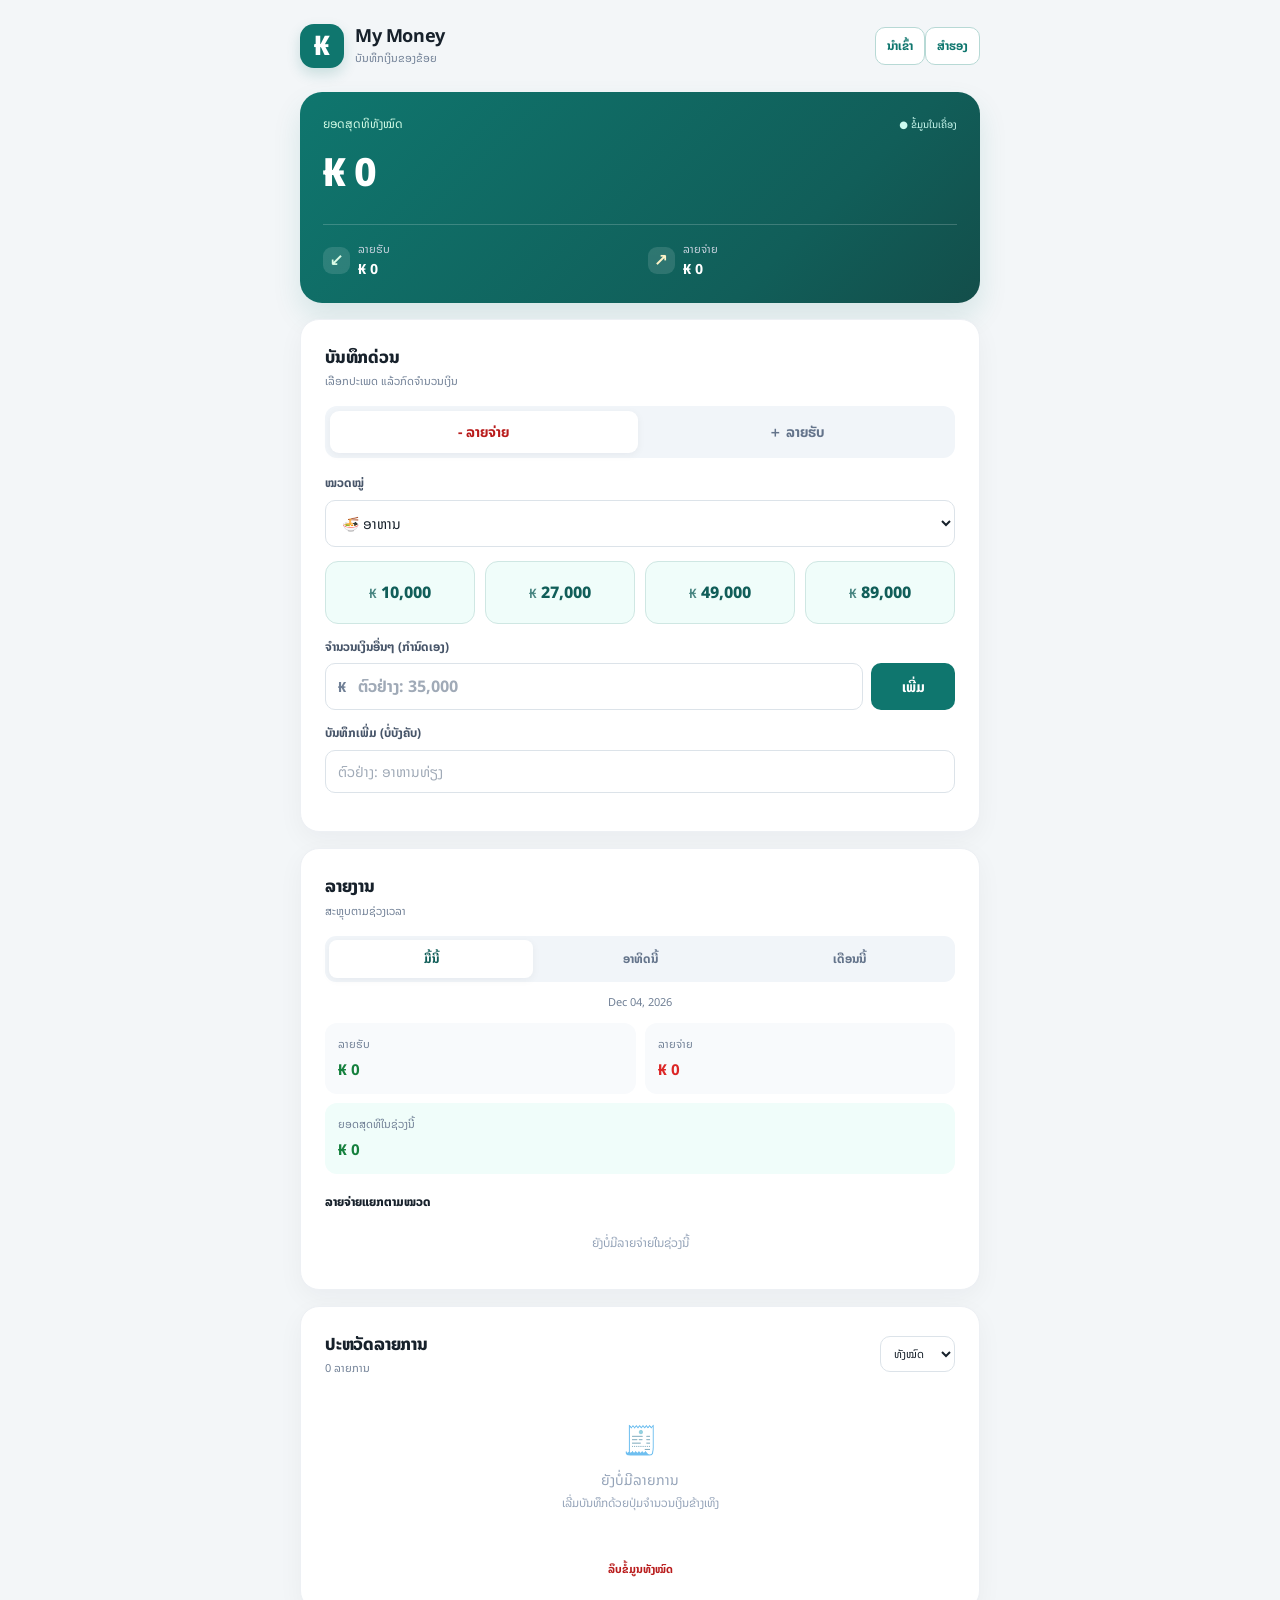
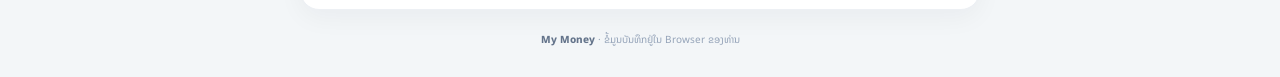
<file: index.html>
<!DOCTYPE html>
<html lang="lo">
<head>
  <meta charset="UTF-8">
  <meta name="viewport" content="width=device-width, initial-scale=1.0">
  <meta name="theme-color" content="#0f766e">
  <title>My Money - ບັນທຶກລາຍຮັບ-ລາຍຈ່າຍ</title>
  <link rel="stylesheet" href="style.css">
</head>
<body>
  <div class="app-shell">
    <header class="topbar">
      <a class="brand" href="#" aria-label="My Money ໜ້າຫຼັກ">
        <span class="brand-icon">₭</span>
        <span><strong>My Money</strong><small>ບັນທຶກເງິນຂອງຂ້ອຍ</small></span>
      </a>
      <div class="header-actions"><button id="importBtn" class="btn btn-outline btn-small" type="button">ນຳເຂົ້າ</button><button id="exportBtn" class="btn btn-outline btn-small" type="button">ສຳຮອງ</button></div>
    </header>

    <main>
      <section class="balance-card">
        <div class="balance-heading">
          <span>ຍອດສຸດທິທັງໝົດ</span>
          <span class="live-dot">● ຂໍ້ມູນໃນເຄື່ອງ</span>
        </div>
        <div id="totalBalance" class="balance-amount">₭ 0</div>
        <div class="balance-details">
          <div><span class="detail-icon income-icon">↙</span><span class="detail-label">ລາຍຮັບ</span><strong id="totalIncome">₭ 0</strong></div>
          <div><span class="detail-icon expense-icon">↗</span><span class="detail-label">ລາຍຈ່າຍ</span><strong id="totalExpense">₭ 0</strong></div>
        </div>
      </section>

      <section class="panel quick-entry">
        <div class="section-heading">
          <div><h2>ບັນທຶກດ່ວນ</h2><p>ເລືອກປະເພດ ແລ້ວກົດຈຳນວນເງິນ</p></div>
        </div>
        <div class="type-switch" role="group" aria-label="ປະເພດລາຍການ">
          <button type="button" class="type-btn active expense-selected" data-type="expense" aria-pressed="true">− ລາຍຈ່າຍ</button>
          <button type="button" class="type-btn" data-type="income" aria-pressed="false">＋ ລາຍຮັບ</button>
        </div>
        <div class="field-row">
          <label for="categorySelect">ໝວດໝູ່</label>
          <select id="categorySelect">
            <option value="ອາຫານ">🍜 ອາຫານ</option>
            <option value="ເດີນທາງ">🛵 ເດີນທາງ</option>
            <option value="ກາເຟ/ເຄື່ອງດື່ມ">☕ ກາເຟ/ເຄື່ອງດື່ມ</option>
            <option value="ຊື້ເຄື່ອງ">🛍️ ຊື້ເຄື່ອງ</option>
            <option value="ຄ່າບ້ານ">🏠 ຄ່າບ້ານ</option>
            <option value="ເງິນເດືອນ">💼 ເງິນເດືອນ</option>
            <option value="ທຸລະກິດ">💰 ທຸລະກິດ</option>
            <option value="ອື່ນໆ">📌 ອື່ນໆ</option>
          </select>
        </div>
        <div class="amount-grid" id="amountGrid">
          <button type="button" class="amount-btn" data-amount="10000"><span>₭</span> 10,000</button>
          <button type="button" class="amount-btn" data-amount="27000"><span>₭</span> 27,000</button>
          <button type="button" class="amount-btn" data-amount="49000"><span>₭</span> 49,000</button>
          <button type="button" class="amount-btn" data-amount="89000"><span>₭</span> 89,000</button>
        </div>
        <form id="customAmountForm" class="custom-amount" novalidate>
          <label for="customAmountInput">ຈຳນວນເງິນອື່ນໆ (ກຳນົດເອງ)</label>
          <div class="custom-amount-row">
            <div class="custom-amount-input">
              <span aria-hidden="true">₭</span>
              <input id="customAmountInput" type="text" inputmode="numeric" autocomplete="off" placeholder="ຕົວຢ່າງ: 35,000" maxlength="16">
            </div>
            <button id="customAmountBtn" class="btn btn-primary custom-add-btn" type="submit">ເພີ່ມ</button>
          </div>
          <div id="customAmountError" class="custom-amount-error" role="alert"></div>
        </form>
        <div class="field-row">
          <label for="noteInput">ບັນທຶກເພີ່ມ (ບໍ່ບັງຄັບ)</label>
          <input id="noteInput" type="text" maxlength="100" placeholder="ຕົວຢ່າງ: ອາຫານທ່ຽງ">
        </div>
        <div id="toast" class="toast" role="status" aria-live="polite"></div>
      </section>

      <section class="panel report-panel">
        <div class="section-heading">
          <div><h2>ລາຍງານ</h2><p>ສະຫຼຸບຕາມຊ່ວງເວລາ</p></div>
        </div>
        <div class="report-tabs" role="tablist" aria-label="ຊ່ວງເວລາລາຍງານ">
          <button class="report-tab active" data-period="day" type="button" role="tab" aria-selected="true">ມື້ນີ້</button>
          <button class="report-tab" data-period="week" type="button" role="tab" aria-selected="false">ອາທິດນີ້</button>
          <button class="report-tab" data-period="month" type="button" role="tab" aria-selected="false">ເດືອນນີ້</button>
        </div>
        <div class="report-date" id="reportRange"></div>
        <div class="report-summary">
          <div class="report-tile"><span>ລາຍຮັບ</span><strong id="periodIncome" class="positive">₭ 0</strong></div>
          <div class="report-tile"><span>ລາຍຈ່າຍ</span><strong id="periodExpense" class="negative">₭ 0</strong></div>
          <div class="report-tile full"><span>ຍອດສຸດທິໃນຊ່ວງນີ້</span><strong id="periodNet">₭ 0</strong></div>
        </div>
        <div class="chart-title">ລາຍຈ່າຍແຍກຕາມໝວດ</div>
        <div id="categoryBreakdown" class="category-breakdown"><p class="empty-small">ຍັງບໍ່ມີຂໍ້ມູນ</p></div>
      </section>

      <section class="panel history-panel">
        <div class="section-heading history-heading">
          <div><h2>ປະຫວັດລາຍການ</h2><p id="historyCount">0 ລາຍການ</p></div>
          <select id="historyFilter" class="filter-select" aria-label="ກັ່ນຕອງປະຫວັດ">
            <option value="all">ທັງໝົດ</option>
            <option value="expense">ລາຍຈ່າຍ</option>
            <option value="income">ລາຍຮັບ</option>
          </select>
        </div>
        <div id="transactionList" class="transaction-list"></div>
        <button id="clearAllBtn" class="text-danger-btn" type="button">ລຶບຂໍ້ມູນທັງໝົດ</button>
      </section>
    </main>

    <footer><span>My Money</span> · ຂໍ້ມູນບັນທຶກຢູ່ໃນ Browser ຂອງທ່ານ</footer>
  </div>

  <dialog id="editDialog" class="edit-dialog">
    <form id="editForm" method="dialog">
      <div class="dialog-heading"><h2>ແກ້ໄຂລາຍການ</h2><button id="closeDialogBtn" class="icon-btn" type="button" aria-label="ປິດ">✕</button></div>
      <input type="hidden" id="editId">
      <div class="field-row"><label for="editType">ປະເພດ</label><select id="editType"><option value="expense">ລາຍຈ່າຍ</option><option value="income">ລາຍຮັບ</option></select></div>
      <div class="field-row"><label for="editAmount">ຈຳນວນເງິນ (ກີບ)</label><input id="editAmount" type="number" min="1" step="1" required></div>
      <div class="field-row"><label for="editCategory">ໝວດໝູ່</label><input id="editCategory" type="text" maxlength="40" required></div>
      <div class="field-row"><label for="editNote">ລາຍລະອຽດ</label><input id="editNote" type="text" maxlength="100"></div>
      <div class="field-row"><label for="editDate">ວັນທີ ແລະເວລາ</label><input id="editDate" type="datetime-local" required></div>
      <div class="dialog-actions"><button id="cancelEditBtn" class="btn btn-outline" type="button">ຍົກເລີກ</button><button class="btn btn-primary" type="submit">ບັນທຶກການແກ້ໄຂ</button></div>
    </form>
  </dialog>

  <input id="importInput" type="file" accept="application/json,.json" hidden>
  <script src="app.js"></script>
</body>
</html>
</file>
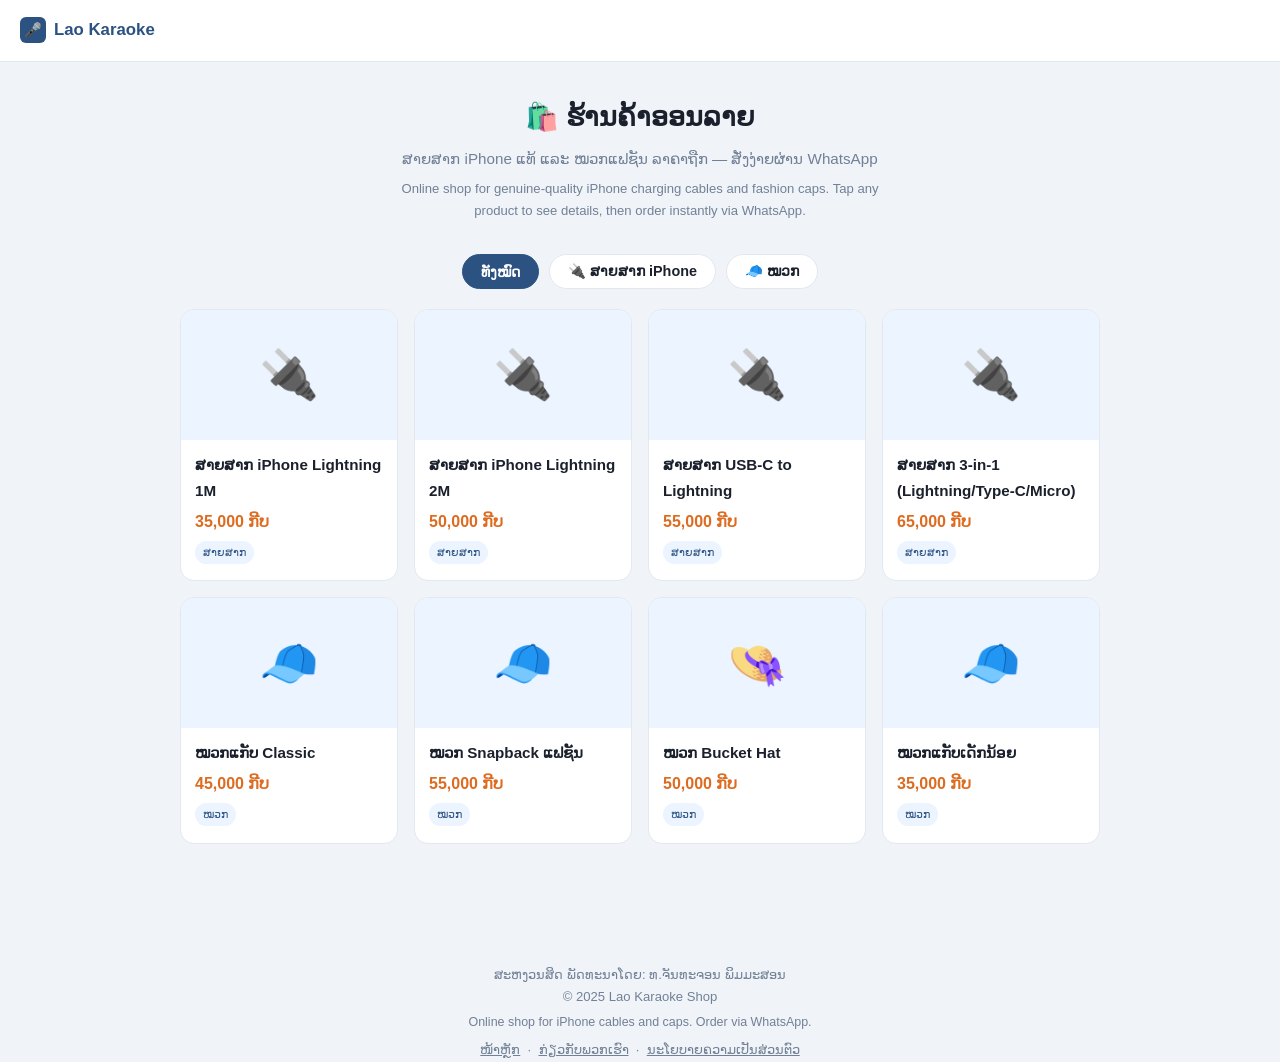
<file: shop.html>
<!DOCTYPE html>
<html lang="lo">
<head>
<meta charset="UTF-8">
<meta name="viewport" content="width=device-width, initial-scale=1.0">
<title>ຮ້ານຄ້າອອນລາຍ - Lao Karaoke Shop</title>
<meta name="description" content="ຊື້ສາຍສາກ iPhone ແລະ ໝວກແຟຊັນ ລາຄາຖືກ ສົ່ງໄວທົ່ວປະເທດ ສັ່ງຊື້ງ່າຍຜ່ານ WhatsApp">
<style>
  :root {
    --primary: #2c5282; --primary-hover: #2a4a7f; --primary-light: #ebf4ff;
    --bg: #f0f4f8; --surface: #ffffff; --border: #e2e8f0;
    --text: #1a202c; --text-muted: #718096;
    --accent: #dd6b20; --accent-hover: #c05621;
  }
  @media (prefers-color-scheme: dark) {
    :root {
      --primary: #63b3ed; --primary-hover: #90cdf4; --primary-light: #1a2a3a;
      --bg: #0f172a; --surface: #1e293b; --border: #334155;
      --text: #f1f5f9; --text-muted: #94a3b8;
      --accent: #f6ad55; --accent-hover: #fbd38d;
    }
  }
  * { box-sizing: border-box; margin: 0; padding: 0; }
  body { font-family: 'Noto Sans Lao', 'Saysettha OT', sans-serif; background: var(--bg); color: var(--text); line-height: 1.7; }
  .wrap { max-width: 960px; margin: 0 auto; padding: 0 20px 80px; }
  .top-nav { display: flex; align-items: center; gap: 10px; padding: 16px 20px; background: var(--surface); border-bottom: 1px solid var(--border); }
  .top-nav a { display: flex; align-items: center; gap: 8px; color: var(--primary); text-decoration: none; font-weight: 700; font-size: 1.05rem; }
  .top-nav .icon { width: 26px; height: 26px; border-radius: 6px; background: var(--primary); color:#fff; display:inline-flex; align-items:center; justify-content:center; font-size:0.9rem; }

  .hero { text-align: center; padding: 32px 0 8px; }
  .hero h1 { font-size: 1.7rem; font-weight: 800; margin-bottom: 6px; }
  .hero p { color: var(--text-muted); font-size: 0.95rem; }
  .hero p.en { font-size: 0.82rem; max-width: 480px; margin: 6px auto 0; }

  .tabs { display: flex; gap: 10px; justify-content: center; margin: 24px 0 20px; flex-wrap: wrap; }
  .tab-btn { padding: 8px 18px; border-radius: 999px; border: 1px solid var(--border); background: var(--surface); color: var(--text); font-weight: 700; font-size: 0.9rem; cursor: pointer; }
  .tab-btn.active { background: var(--primary); color: #fff; border-color: var(--primary); }

  .grid { display: grid; grid-template-columns: repeat(auto-fill, minmax(180px,1fr)); gap: 16px; }
  .product-card { background: var(--surface); border: 1px solid var(--border); border-radius: 14px; overflow: hidden; cursor: pointer; transition: transform .15s, box-shadow .15s; }
  .product-card:hover { transform: translateY(-3px); box-shadow: 0 8px 20px rgba(0,0,0,0.08); }
  .product-thumb { height: 130px; display: flex; align-items: center; justify-content: center; font-size: 3rem; background: var(--primary-light); }
  .product-body { padding: 12px 14px 16px; }
  .product-name { font-weight: 700; font-size: 0.95rem; margin-bottom: 4px; }
  .product-price { color: var(--accent); font-weight: 800; font-size: 1rem; }
  .product-tag { display:inline-block; font-size:0.7rem; background: var(--primary-light); color: var(--primary); padding: 2px 8px; border-radius: 999px; margin-top: 6px; }

  .section-title { font-size: 1.1rem; font-weight: 800; margin: 28px 0 14px; color: var(--primary); }

  /* Modal */
  .overlay { position: fixed; inset: 0; background: rgba(0,0,0,0.5); display: none; align-items: center; justify-content: center; padding: 16px; z-index: 100; }
  .overlay.open { display: flex; }
  .modal { background: var(--surface); border-radius: 18px; max-width: 420px; width: 100%; overflow: hidden; max-height: 90vh; overflow-y: auto; }
  .modal-thumb { height: 200px; display: flex; align-items: center; justify-content: center; font-size: 6rem; background: var(--primary-light); position: relative; }
  .modal-close { position: absolute; top: 12px; right: 12px; width: 32px; height: 32px; border-radius: 50%; background: rgba(255,255,255,0.9); border: none; font-size: 1.1rem; cursor: pointer; color: #1a202c; }
  .modal-body { padding: 20px 22px 26px; }
  .modal-name { font-size: 1.25rem; font-weight: 800; margin-bottom: 4px; }
  .modal-price { color: var(--accent); font-weight: 800; font-size: 1.3rem; margin-bottom: 12px; }
  .modal-desc { font-size: 0.92rem; color: var(--text); margin-bottom: 8px; }
  .modal-options { font-size: 0.85rem; color: var(--text-muted); margin-bottom: 16px; }
  .modal-options b { color: var(--text); }
  .buy-btn { display: flex; align-items: center; justify-content: center; gap: 8px; width: 100%; padding: 14px; border-radius: 12px; background: #25D366; color: #fff; font-weight: 800; font-size: 1rem; text-decoration: none; border: none; cursor: pointer; }
  .buy-btn:hover { background: #1ebe5d; }
  .buy-note { text-align: center; font-size: 0.78rem; color: var(--text-muted); margin-top: 10px; }

  footer { text-align: center; color: var(--text-muted); font-size: 0.82rem; margin-top: 40px; }
  footer a { color: var(--text-muted); }
</style>
  <!-- Google AdSense: ໂຄ້ດຢືນຢັນເຈົ້າຂອງເວັບໄຊທ໌ -->
  <script async src="https://pagead2.googlesyndication.com/pagead/js/adsbygoogle.js?client=ca-pub-6562706912274595"
     crossorigin="anonymous"></script>
</head>
<body>

<nav class="top-nav">
  <a href="/"><span class="icon">🎤</span> Lao Karaoke</a>
</nav>

<div class="wrap">
  <div class="hero">
    <h1>🛍️ ຮ້ານຄ້າອອນລາຍ</h1>
    <p>ສາຍສາກ iPhone ແທ້ ແລະ ໝວກແຟຊັນ ລາຄາຖືກ — ສັ່ງງ່າຍຜ່ານ WhatsApp</p>
    <p class="en" lang="en">
      Online shop for genuine-quality iPhone charging cables and fashion caps. Tap any
      product to see details, then order instantly via WhatsApp.
    </p>
  </div>

  <div class="tabs">
    <button class="tab-btn active" data-filter="all" onclick="filterProducts('all', this)">ທັງໝົດ</button>
    <button class="tab-btn" data-filter="cable" onclick="filterProducts('cable', this)">🔌 ສາຍສາກ iPhone</button>
    <button class="tab-btn" data-filter="hat" onclick="filterProducts('hat', this)">🧢 ໝວກ</button>
  </div>

  <div class="grid" id="product-grid"></div>
</div>

<!-- Product detail modal -->
<div class="overlay" id="overlay" onclick="closeModalOnOverlay(event)">
  <div class="modal">
    <div class="modal-thumb">
      <button class="modal-close" onclick="closeModal()">✕</button>
      <span id="modal-emoji">🔌</span>
    </div>
    <div class="modal-body">
      <div class="modal-name" id="modal-name"></div>
      <div class="modal-price" id="modal-price"></div>
      <div class="modal-desc" id="modal-desc"></div>
      <div class="modal-options" id="modal-options"></div>
      <a class="buy-btn" id="modal-buy" href="#" target="_blank" rel="noopener">
        💬 ສັ່ງຊື້ຜ່ານ WhatsApp
      </a>
      <p class="buy-note">ກົດແລ້ວຈະເປີດ WhatsApp ພ້ອມຂໍ້ຄວາມສັ່ງຊື້ໃຫ້ອັດຕະໂນມັດ</p>
    </div>
  </div>
</div>

<footer>
  <p>ສະຫງວນສິດ ພັດທະນາໂດຍ: ທ.ຈັນທະຈອນ ພິມມະສອນ</p>
  <p>© 2025 Lao Karaoke Shop</p>
  <p lang="en" style="font-size:0.78rem;margin-top:4px">
    Online shop for iPhone cables and caps. Order via WhatsApp.
  </p>
  <p style="margin-top:6px">
    <a href="/" style="text-decoration:underline">ໜ້າຫຼັກ</a>
    &nbsp;·&nbsp;
    <a href="/about.html" style="text-decoration:underline">ກ່ຽວກັບພວກເຮົາ</a>
    &nbsp;·&nbsp;
    <a href="/privacy.html" style="text-decoration:underline">ນະໂຍບາຍຄວາມເປັນສ່ວນຕົວ</a>
  </p>
</footer>

<script>
const WHATSAPP_NUMBER = '2029988148'; // +856 20 29988148

const products = [
  {
    id: 'cable-lightning-1m',
    category: 'cable',
    emoji: '🔌',
    name: 'ສາຍສາກ iPhone Lightning 1M',
    price: '35,000 ກີບ',
    desc: 'ສາຍສາກ Lightning ຄຸນນະພາບດີ ຍາວ 1 ແມັດ ຮອງຮັບ iPhone 5 ຫາ 14 (Lightning port), ສາກໄວ, ທົນທານ',
    options: 'ສີ: ຂາວ / ດຳ &nbsp;•&nbsp; ຄວາມຍາວ: 1 ແມັດ'
  },
  {
    id: 'cable-lightning-2m',
    category: 'cable',
    emoji: '🔌',
    name: 'ສາຍສາກ iPhone Lightning 2M',
    price: '50,000 ກີບ',
    desc: 'ສາຍສາກ Lightning ລຸ້ນຍາວພິເສດ 2 ແມັດ ສະດວກໃຊ້ເທິງຕຽງ ຫຼືໃນລົດ, ຫຸ້ມສາຍໜາ ບໍ່ຂາດງ່າຍ',
    options: 'ສີ: ຂາວ / ດຳ &nbsp;•&nbsp; ຄວາມຍາວ: 2 ແມັດ'
  },
  {
    id: 'cable-typec',
    category: 'cable',
    emoji: '🔌',
    name: 'ສາຍສາກ USB-C to Lightning',
    price: '55,000 ກີບ',
    desc: 'ຮອງຮັບການສາກໄວ (Fast Charging) ສຳລັບ iPhone ຮຸ່ນໃໝ່ ໃຊ້ຄູ່ກັບ adapter ໄຟ 20W',
    options: 'ສີ: ຂາວ &nbsp;•&nbsp; ຄວາມຍາວ: 1 ແມັດ'
  },
  {
    id: 'cable-3in1',
    category: 'cable',
    emoji: '🔌',
    name: 'ສາຍສາກ 3-in-1 (Lightning/Type-C/Micro)',
    price: '65,000 ກີບ',
    desc: 'ສາຍສາກອະເນກປະສົງ ໃຊ້ໄດ້ກັບ iPhone, Android Type-C ແລະ Micro USB ໃນສາຍດຽວ ເໝາະສຳລັບເດີນທາງ',
    options: 'ສີ: ດຳ &nbsp;•&nbsp; ຄວາມຍາວ: 1.2 ແມັດ'
  },
  {
    id: 'hat-classic',
    category: 'hat',
    emoji: '🧢',
    name: 'ໝວກແກັບ Classic',
    price: '45,000 ກີບ',
    desc: 'ໝວກແກັບແບບຄລາສສິກ ໃສ່ໄດ້ທຸກເພດທຸກໄວ ປັບຂະໜາດໄດ້ ດ້ານຫຼັງມີສາຍປັບ',
    options: 'ສີ: ດຳ / ຂາວ / ຟ້າ / ແດງ &nbsp;•&nbsp; Free size'
  },
  {
    id: 'hat-snapback',
    category: 'hat',
    emoji: '🧢',
    name: 'ໝວກ Snapback ແຟຊັນ',
    price: '55,000 ກີບ',
    desc: 'ໝວກທັນສະໄໝ ດ້ານໜ້າແຂງ ຊົງສວຍ ເໝາະໃສ່ອອກແດດ ຫຼືອອກແຟຊັນປະຈຳວັນ',
    options: 'ສີ: ດຳ / ຄາກີ / ຂາວ &nbsp;•&nbsp; Free size'
  },
  {
    id: 'hat-bucket',
    category: 'hat',
    emoji: '👒',
    name: 'ໝວກ Bucket Hat',
    price: '50,000 ກີບ',
    desc: 'ໝວກປີກຮອບ ແບບເກົາຫຼີ ກັນແດດໄດ້ຮອບດ້ານ ໃສ່ສະບາຍ ເໝາະກັບທຸກ style',
    options: 'ສີ: ດຳ / ຄາກີ / ຟ້າອ່ອນ &nbsp;•&nbsp; Free size'
  },
  {
    id: 'hat-kids',
    category: 'hat',
    emoji: '🧢',
    name: 'ໝວກແກັບເດັກນ້ອຍ',
    price: '35,000 ກີບ',
    desc: 'ໝວກແກັບໄຊສ໌ນ້ອຍ ສຳລັບເດັກອາຍຸ 3-10 ປີ ນ້ຳໜັກເບົາ ໃສ່ສະບາຍ',
    options: 'ສີ: ຫຼາຍສີ &nbsp;•&nbsp; ໄຊສ໌: S/M'
  }
];

function renderProducts(filter) {
  const grid = document.getElementById('product-grid');
  grid.innerHTML = '';
  products
    .filter(p => filter === 'all' || p.category === filter)
    .forEach(p => {
      const card = document.createElement('div');
      card.className = 'product-card';
      card.onclick = () => openModal(p.id);
      card.innerHTML = `
        <div class="product-thumb">${p.emoji}</div>
        <div class="product-body">
          <div class="product-name">${p.name}</div>
          <div class="product-price">${p.price}</div>
          <span class="product-tag">${p.category === 'cable' ? 'ສາຍສາກ' : 'ໝວກ'}</span>
        </div>`;
      grid.appendChild(card);
    });
}

function filterProducts(filter, btn) {
  document.querySelectorAll('.tab-btn').forEach(b => b.classList.remove('active'));
  btn.classList.add('active');
  renderProducts(filter);
}

function openModal(id) {
  const p = products.find(x => x.id === id);
  if (!p) return;
  document.getElementById('modal-emoji').textContent = p.emoji;
  document.getElementById('modal-name').textContent = p.name;
  document.getElementById('modal-price').textContent = p.price;
  document.getElementById('modal-desc').textContent = p.desc;
  document.getElementById('modal-options').innerHTML = p.options;

  const message = `ສະບາຍດີ ຂ້ອຍຢາກສັ່ງຊື້: ${p.name} (${p.price}) ຈາກ Lao Karaoke Shop`;
  document.getElementById('modal-buy').href =
    `https://wa.me/${WHATSAPP_NUMBER}?text=${encodeURIComponent(message)}`;

  document.getElementById('overlay').classList.add('open');
}

function closeModal() {
  document.getElementById('overlay').classList.remove('open');
}

function closeModalOnOverlay(e) {
  if (e.target.id === 'overlay') closeModal();
}

renderProducts('all');
</script>

</body>
</html>
</file>
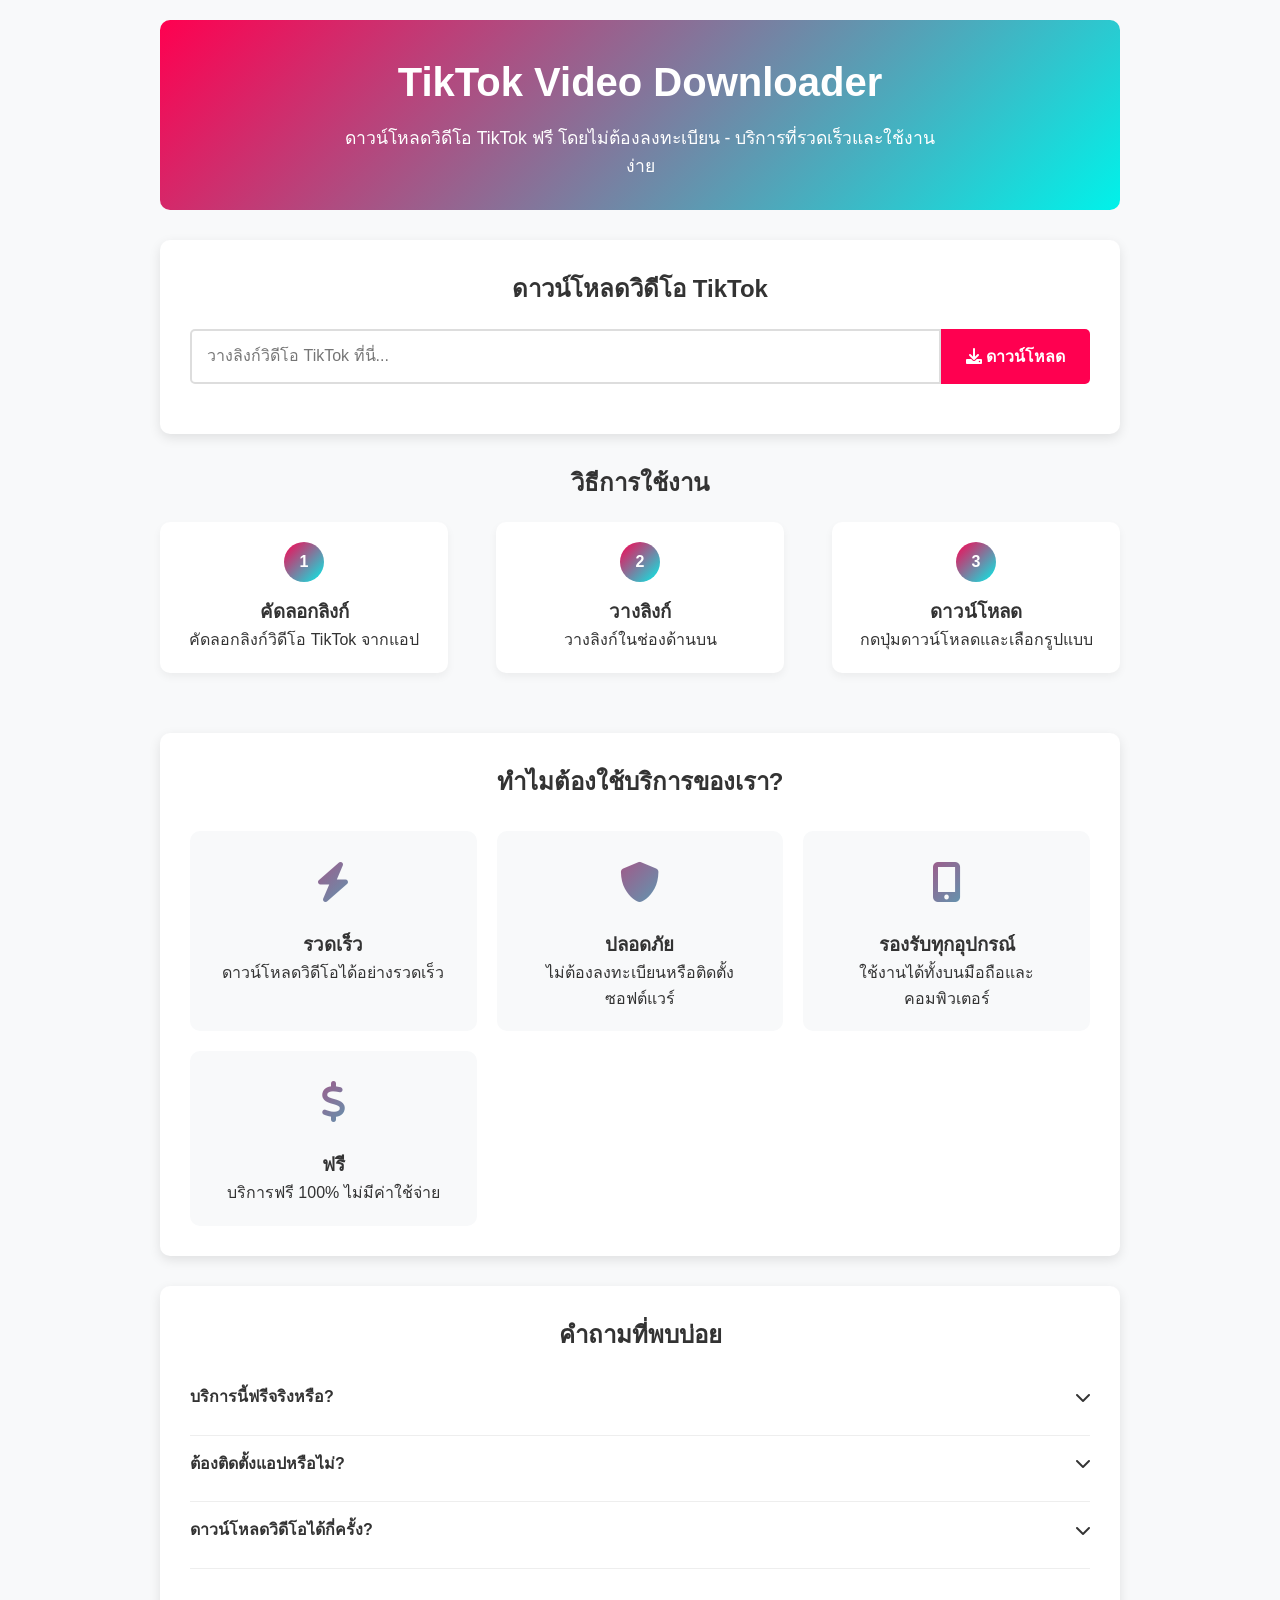
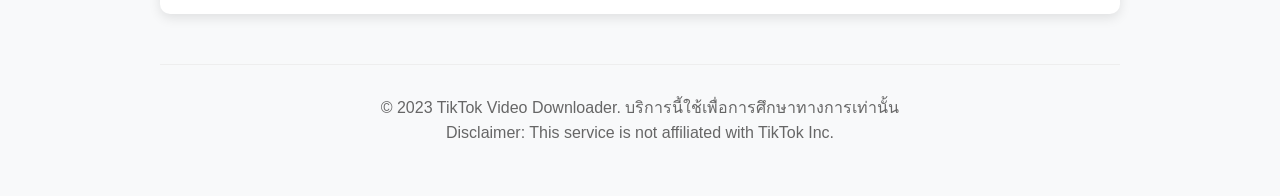
<file: tiktok.html>
<!DOCTYPE html>
<html lang="th">
<head>
    <meta charset="UTF-8">
    <meta name="viewport" content="width=device-width, initial-scale=1.0">
    <title>TikTok Video Downloader | ดาวน์โหลดวิดีโอ TikTok</title>
    <style>
        :root {
            --primary-color: #ff0050;
            --secondary-color: #00f2ea;
            --dark-color: #121212;
            --light-color: #f8f9fa;
            --gray-color: #6c757d;
        }
        
        * {
            margin: 0;
            padding: 0;
            box-sizing: border-box;
            font-family: 'Segoe UI', Tahoma, Geneva, Verdana, sans-serif;
        }
        
        body {
            background-color: var(--light-color);
            color: #333;
            line-height: 1.6;
        }
        
        .container {
            max-width: 1000px;
            margin: 0 auto;
            padding: 20px;
        }
        
        header {
            text-align: center;
            padding: 30px 0;
            background: linear-gradient(135deg, var(--primary-color), var(--secondary-color));
            color: white;
            border-radius: 10px;
            margin-bottom: 30px;
        }
        
        header h1 {
            font-size: 2.5rem;
            margin-bottom: 10px;
        }
        
        header p {
            font-size: 1.1rem;
            max-width: 600px;
            margin: 0 auto;
        }
        
        .download-section {
            background-color: white;
            border-radius: 10px;
            padding: 30px;
            box-shadow: 0 4px 12px rgba(0, 0, 0, 0.1);
            margin-bottom: 30px;
        }
        
        .input-group {
            display: flex;
            margin-bottom: 20px;
        }
        
        .input-group input {
            flex: 1;
            padding: 15px;
            border: 2px solid #ddd;
            border-radius: 5px 0 0 5px;
            font-size: 16px;
            outline: none;
            transition: border-color 0.3s;
        }
        
        .input-group input:focus {
            border-color: var(--primary-color);
        }
        
        .input-group button {
            background-color: var(--primary-color);
            color: white;
            border: none;
            padding: 15px 25px;
            border-radius: 0 5px 5px 0;
            cursor: pointer;
            font-size: 16px;
            font-weight: bold;
            transition: background-color 0.3s;
        }
        
        .input-group button:hover {
            background-color: #e00046;
        }
        
        .how-to-use {
            margin-bottom: 40px;
        }
        
        .how-to-use h2 {
            text-align: center;
            margin-bottom: 20px;
            color: #333;
        }
        
        .steps {
            display: flex;
            justify-content: space-between;
            flex-wrap: wrap;
        }
        
        .step {
            flex-basis: 30%;
            text-align: center;
            padding: 20px;
            background-color: white;
            border-radius: 10px;
            box-shadow: 0 4px 8px rgba(0, 0, 0, 0.05);
            margin-bottom: 20px;
            transition: transform 0.3s;
        }
        
        .step:hover {
            transform: translateY(-5px);
        }
        
        .step-number {
            background: linear-gradient(135deg, var(--primary-color), var(--secondary-color));
            color: white;
            width: 40px;
            height: 40px;
            border-radius: 50%;
            display: flex;
            align-items: center;
            justify-content: center;
            margin: 0 auto 15px;
            font-weight: bold;
        }
        
        .features {
            background-color: white;
            border-radius: 10px;
            padding: 30px;
            box-shadow: 0 4px 12px rgba(0, 0, 0, 0.1);
            margin-bottom: 30px;
        }
        
        .features h2 {
            text-align: center;
            margin-bottom: 30px;
            color: #333;
        }
        
        .feature-grid {
            display: grid;
            grid-template-columns: repeat(auto-fit, minmax(250px, 1fr));
            gap: 20px;
        }
        
        .feature {
            text-align: center;
            padding: 20px;
            border-radius: 10px;
            background-color: #f8f9fa;
            transition: transform 0.3s;
        }
        
        .feature:hover {
            transform: translateY(-5px);
        }
        
        .feature-icon {
            font-size: 2.5rem;
            margin-bottom: 15px;
            background: linear-gradient(135deg, var(--primary-color), var(--secondary-color));
            -webkit-background-clip: text;
            -webkit-text-fill-color: transparent;
        }
        
        .faq {
            background-color: white;
            border-radius: 10px;
            padding: 30px;
            box-shadow: 0 4px 12px rgba(0, 0, 0, 0.1);
            margin-bottom: 30px;
        }
        
        .faq h2 {
            text-align: center;
            margin-bottom: 30px;
            color: #333;
        }
        
        .faq-item {
            margin-bottom: 15px;
            border-bottom: 1px solid #eee;
            padding-bottom: 15px;
        }
        
        .faq-question {
            font-weight: bold;
            margin-bottom: 10px;
            cursor: pointer;
            display: flex;
            justify-content: space-between;
            align-items: center;
        }
        
        .faq-answer {
            color: var(--gray-color);
            display: none;
            padding: 10px;
            background-color: #f8f9fa;
            border-radius: 5px;
        }
        
        footer {
            text-align: center;
            padding: 30px 0;
            color: #666;
            margin-top: 50px;
            border-top: 1px solid #eee;
        }
        
        .result-container {
            display: none;
            margin-top: 20px;
            text-align: center;
        }
        
        .video-preview {
            max-width: 300px;
            margin: 0 auto 20px;
            border-radius: 10px;
            overflow: hidden;
            box-shadow: 0 4px 8px rgba(0, 0, 0, 0.1);
        }
        
        .video-preview video {
            width: 100%;
            display: block;
        }
        
        .download-options {
            display: flex;
            justify-content: center;
            gap: 15px;
            flex-wrap: wrap;
        }
        
        .download-btn {
            background-color: var(--primary-color);
            color: white;
            border: none;
            padding: 12px 20px;
            border-radius: 5px;
            cursor: pointer;
            font-weight: bold;
            display: flex;
            align-items: center;
            gap: 8px;
            transition: background-color 0.3s;
        }
        
        .download-btn:hover {
            background-color: #e00046;
        }
        
        .download-btn.mp3 {
            background-color: #25d366;
        }
        
        .download-btn.mp3:hover {
            background-color: #20bd5c;
        }
        
        .loading {
            display: none;
            text-align: center;
            margin: 20px 0;
        }
        
        .spinner {
            border: 4px solid rgba(0, 0, 0, 0.1);
            border-left: 4px solid var(--primary-color);
            border-radius: 50%;
            width: 30px;
            height: 30px;
            animation: spin 1s linear infinite;
            margin: 0 auto 10px;
        }
        
        @keyframes spin {
            0% { transform: rotate(0deg); }
            100% { transform: rotate(360deg); }
        }
        
        .error-message {
            display: none;
            color: #d9534f;
            background-color: #f8d7da;
            border: 1px solid #f5c6cb;
            padding: 10px;
            border-radius: 5px;
            margin-top: 15px;
            text-align: center;
        }
        
        @media (max-width: 768px) {
            .step {
                flex-basis: 100%;
            }
            
            .input-group {
                flex-direction: column;
            }
            
            .input-group input {
                border-radius: 5px;
                margin-bottom: 10px;
            }
            
            .input-group button {
                border-radius: 5px;
            }
            
            .download-options {
                flex-direction: column;
                align-items: center;
            }
        }
    </style>
    <link rel="stylesheet" href="https://cdnjs.cloudflare.com/ajax/libs/font-awesome/6.0.0/css/all.min.css">
</head>
<body>
    <div class="container">
        <header>
            <h1>TikTok Video Downloader</h1>
            <p>ดาวน์โหลดวิดีโอ TikTok ฟรี โดยไม่ต้องลงทะเบียน - บริการที่รวดเร็วและใช้งานง่าย</p>
        </header>
        
        <section class="download-section">
            <h2 style="text-align: center; margin-bottom: 20px;">ดาวน์โหลดวิดีโอ TikTok</h2>
            <div class="input-group">
                <input type="text" id="tiktok-url" placeholder="วางลิงก์วิดีโอ TikTok ที่นี่..." />
                <button id="download-btn"><i class="fas fa-download"></i> ดาวน์โหลด</button>
            </div>
            
            <div class="error-message" id="error-message"></div>
            
            <div class="loading" id="loading">
                <div class="spinner"></div>
                <p>กำลังประมวลผลวิดีโอของคุณ...</p>
            </div>
            
            <div class="result-container" id="result-container">
                <h3>วิดีโอของคุณพร้อมแล้ว!</h3>
                <div class="video-preview">
                    <video id="video-preview" controls></video>
                </div>
                <div class="download-options">
                    <button class="download-btn" id="download-mp4">
                        <i class="fas fa-video"></i> ดาวน์โหลด MP4
                    </button>
                    <button class="download-btn mp3" id="download-mp3">
                        <i class="fas fa-music"></i> ดาวน์โหลด MP3
                    </button>
                </div>
            </div>
        </section>
        
        <section class="how-to-use">
            <h2>วิธีการใช้งาน</h2>
            <div class="steps">
                <div class="step">
                    <div class="step-number">1</div>
                    <h3>คัดลอกลิงก์</h3>
                    <p>คัดลอกลิงก์วิดีโอ TikTok จากแอป</p>
                </div>
                <div class="step">
                    <div class="step-number">2</div>
                    <h3>วางลิงก์</h3>
                    <p>วางลิงก์ในช่องด้านบน</p>
                </div>
                <div class="step">
                    <div class="step-number">3</div>
                    <h3>ดาวน์โหลด</h3>
                    <p>กดปุ่มดาวน์โหลดและเลือกรูปแบบ</p>
                </div>
            </div>
        </section>
        
        <section class="features">
            <h2>ทำไมต้องใช้บริการของเรา?</h2>
            <div class="feature-grid">
                <div class="feature">
                    <div class="feature-icon"><i class="fas fa-bolt"></i></div>
                    <h3>รวดเร็ว</h3>
                    <p>ดาวน์โหลดวิดีโอได้อย่างรวดเร็ว</p>
                </div>
                <div class="feature">
                    <div class="feature-icon"><i class="fas fa-shield-alt"></i></div>
                    <h3>ปลอดภัย</h3>
                    <p>ไม่ต้องลงทะเบียนหรือติดตั้งซอฟต์แวร์</p>
                </div>
                <div class="feature">
                    <div class="feature-icon"><i class="fas fa-mobile-alt"></i></div>
                    <h3>รองรับทุกอุปกรณ์</h3>
                    <p>ใช้งานได้ทั้งบนมือถือและคอมพิวเตอร์</p>
                </div>
                <div class="feature">
                    <div class="feature-icon"><i class="fas fa-dollar-sign"></i></div>
                    <h3>ฟรี</h3>
                    <p>บริการฟรี 100% ไม่มีค่าใช้จ่าย</p>
                </div>
            </div>
        </section>
        
        <section class="faq">
            <h2>คำถามที่พบบ่อย</h2>
            <div class="faq-item">
                <div class="faq-question">
                    <span>บริการนี้ฟรีจริงหรือ?</span>
                    <i class="fas fa-chevron-down"></i>
                </div>
                <div class="faq-answer">
                    <p>ใช่! บริการของเราให้ใช้ฟรี 100% โดยไม่มีค่าใช้จ่ายใดๆ ทั้งสิ้น</p>
                </div>
            </div>
            <div class="faq-item">
                <div class="faq-question">
                    <span>ต้องติดตั้งแอปหรือไม่?</span>
                    <i class="fas fa-chevron-down"></i>
                </div>
                <div class="faq-answer">
                    <p>ไม่จำเป็นต้องติดตั้งแอปใดๆ ทั้งสิ้น ใช้งานผ่านเบราว์เซอร์ได้เลย</p>
                </div>
            </div>
            <div class="faq-item">
                <div class="faq-question">
                    <span>ดาวน์โหลดวิดีโอได้กี่ครั้ง?</span>
                    <i class="fas fa-chevron-down"></i>
                </div>
                <div class="faq-answer">
                    <p>ไม่จำกัดจำนวนครั้ง ท่านสามารถดาวน์โหลดได้ไม่จำกัด</p>
                </div>
            </div>
        </section>
        
        <footer>
            <p>© 2023 TikTok Video Downloader. บริการนี้ใช้เพื่อการศึกษาทางการเท่านั้น</p>
            <p>Disclaimer: This service is not affiliated with TikTok Inc.</p>
        </footer>
    </div>

    <script>
        // เก็บ API key และข้อมูลการเชื่อมต่อ
        const API_KEY = 'e1fe9f5e84mshc2af2c71e5afe63p157397jsnc717460c6b6c';
        const API_HOST = 'tiktok-video-no-watermark2.p.rapidapi.com';
        const API_URL = 'https://tiktok-video-no-watermark2.p.rapidapi.com/';
        
        // ตัวแปรเก็บข้อมูลวิดีโอ
        let videoData = null;
        
        // FAQ Toggle
        document.querySelectorAll('.faq-question').forEach(question => {
            question.addEventListener('click', () => {
                const answer = question.nextElementSibling;
                const icon = question.querySelector('i');
                
                if (answer.style.display === 'block') {
                    answer.style.display = 'none';
                    icon.classList.remove('fa-chevron-up');
                    icon.classList.add('fa-chevron-down');
                } else {
                    answer.style.display = 'block';
                    icon.classList.remove('fa-chevron-down');
                    icon.classList.add('fa-chevron-up');
                }
            });
        });
        
        // ฟังก์ชันแสดงข้อผิดพลาด
        function showError(message) {
            const errorElement = document.getElementById('error-message');
            errorElement.textContent = message;
            errorElement.style.display = 'block';
            
            // ซ่อนข้อความ error หลังจาก 5 วินาที
            setTimeout(() => {
                errorElement.style.display = 'none';
            }, 5000);
        }
        
        // ฟังก์ชันดาวน์โหลดไฟล์
        function downloadFile(url, filename) {
            const a = document.createElement('a');
            a.href = url;
            a.download = filename;
            document.body.appendChild(a);
            a.click();
            document.body.removeChild(a);
        }
        
        // ฟังก์ชันแปลงวิดีโอเป็น MP3 (ใช้บริการภายนอก)
        async function convertToMp3(videoUrl, filename) {
            try {
                // ในที่นี้เราจะใช้บริการแปลงวิดีโอเป็น MP3 ออนไลน์
                // เนื่องจากเบราว์เซอร์ไม่สามารถแปลงไฟล์ได้โดยตรง
                // เราจะใช้ video2mp3 service ผ่าน CORS proxy
                const proxyUrl = 'https://cors-anywhere.herokuapp.com/';
                const convertUrl = `https://video2mp3.herokuapp.com/api/convert`;
                
                const response = await fetch(proxyUrl + convertUrl, {
                    method: 'POST',
                    headers: {
                        'Content-Type': 'application/json',
                    },
                    body: JSON.stringify({ url: videoUrl })
                });
                
                if (!response.ok) {
                    throw new Error('การแปลงไฟล์เป็น MP3 ล้มเหลว');
                }
                
                const data = await response.json();
                if (data.error) {
                    throw new Error(data.error);
                }
                
                return data.url;
            } catch (error) {
                console.error('Error converting to MP3:', error);
                throw new Error('ไม่สามารถแปลงไฟล์เป็น MP3 ได้: ' + error.message);
            }
        }
        
        // Download Button Handler
        document.getElementById('download-btn').addEventListener('click', async function() {
            const url = document.getElementById('tiktok-url').value.trim();
            const loading = document.getElementById('loading');
            const resultContainer = document.getElementById('result-container');
            const errorElement = document.getElementById('error-message');
            
            // ซ่อนข้อความ error ที่อาจแสดงอยู่
            errorElement.style.display = 'none';
            
            if (!url) {
                showError('กรุณาใส่ลิงก์วิดีโอ TikTok');
                return;
            }
            
            if (!url.includes('tiktok.com')) {
                showError('กรุณาใส่ลิงก์ TikTok ที่ถูกต้อง');
                return;
            }
            
            // Show loading
            loading.style.display = 'block';
            resultContainer.style.display = 'none';
            
            try {
                // เรียก API เพื่อดึงข้อมูลวิดีโอ
                const response = await fetch(`${API_URL}?url=${encodeURIComponent(url)}`, {
                    method: 'GET',
                    headers: {
                        'X-RapidAPI-Key': API_KEY,
                        'X-RapidAPI-Host': API_HOST
                    }
                });
                
                if (!response.ok) {
                    throw new Error('ไม่สามารถดึงข้อมูลวิดีโอได้');
                }
                
                const data = await response.json();
                
                if (data.code !== 0) {
                    throw new Error(data.msg || 'เกิดข้อผิดพลาดในการประมวลผลวิดีโอ');
                }
                
                // เก็บข้อมูลวิดีโอ
                videoData = data.data;
                
                // แสดงผลวิดีโอ
                const videoPreview = document.getElementById('video-preview');
                videoPreview.innerHTML = `
                    <source src="${videoData.play}" type="video/mp4">
                    เบราว์เซอร์ของคุณไม่รองรับการเล่นวิดีโอ
                `;
                videoPreview.load();
                
                // ตั้งค่า download buttons
                document.getElementById('download-mp4').onclick = function() {
                    downloadFile(videoData.play, 'tiktok-video.mp4');
                };
                
                document.getElementById('download-mp3').onclick = async function() {
                    const mp3Button = this;
                    const originalText = mp3Button.innerHTML;
                    
                    // แสดงสถานะกำลังโหลด
                    mp3Button.innerHTML = '<i class="fas fa-spinner fa-spin"></i> กำลังแปลงไฟล์...';
                    mp3Button.disabled = true;
                    
                    try {
                        const mp3Url = await convertToMp3(videoData.play, 'tiktok-audio.mp3');
                        downloadFile(mp3Url, 'tiktok-audio.mp3');
                    } catch (error) {
                        showError(error.message);
                    } finally {
                        // คืนค่าสถานะปุ่มเดิม
                        mp3Button.innerHTML = originalText;
                        mp3Button.disabled = false;
                    }
                };
                
                // แสดงผลลัพธ์
                loading.style.display = 'none';
                resultContainer.style.display = 'block';
                
            } catch (error) {
                console.error('Error:', error);
                loading.style.display = 'none';
                showError(error.message || 'เกิดข้อผิดพลาดในการดึงข้อมูลวิดีโอ');
            }
        });
    </script>
</body>
</html>
</file>
<file: style.css>
@import url('https://fonts.googleapis.com/css2?family=Noto+Sans+Lao:wght@400;500;600;700;800&display=swap');

:root {
  --primary: #0f766e;
  --primary-dark: #115e59;
  --primary-light: #ccfbf1;
  --bg: #f3f6f8;
  --surface: #ffffff;
  --text: #17212b;
  --muted: #718096;
  --border: #e5eaf0;
  --green: #15803d;
  --red: #dc2626;
  --shadow: 0 8px 26px rgba(15, 23, 42, .045);
}
* { box-sizing: border-box; }
html { -webkit-text-size-adjust: 100%; }
body {
  margin: 0; background: var(--bg); color: var(--text);
  font-family: "Noto Sans Lao", "Phetsarath OT", system-ui, sans-serif;
  font-size: 14px; line-height: 1.55;
}
button, input, select { font: inherit; }
button { cursor: pointer; -webkit-tap-highlight-color: transparent; }
button:focus-visible, input:focus-visible, select:focus-visible { outline: 3px solid #99f6e4; outline-offset: 2px; }
.app-shell { width: min(100% - 28px, 720px); margin: 0 auto; }
.topbar { display: flex; align-items: center; justify-content: space-between; gap: 12px; padding: 18px 0; }
.brand { display: flex; align-items: center; gap: 11px; color: inherit; text-decoration: none; }
.brand-icon { display: grid; place-items: center; width: 44px; height: 44px; border-radius: 14px; color: white; background: var(--primary); font-size: 27px; font-weight: 800; box-shadow: 0 6px 14px #0f766e30; }
.brand strong { display: block; font-size: 18px; line-height: 1.25; letter-spacing: -.4px; }
.brand small { display: block; margin-top: 3px; color: var(--muted); font-size: 11px; }
.btn { border: 0; border-radius: 10px; padding: 11px 14px; font-weight: 700; transition: transform .12s, background .12s; }
.btn:active, .amount-btn:active { transform: scale(.98); }
.btn-small { padding: 9px 11px; font-size: 12px; }
.btn-outline { color: var(--primary); border: 1px solid #b7d9d5; background: white; }
.btn-primary { color: white; background: var(--primary); }
.btn-primary:hover { background: var(--primary-dark); }
.balance-card { overflow: hidden; border-radius: 22px; padding: 23px; color: white; background: linear-gradient(135deg, #0f766e, #115e59 72%, #134e4a); box-shadow: 0 14px 28px #0f766e20; }
.balance-heading { display: flex; justify-content: space-between; align-items: center; gap: 8px; color: #d1fae5; font-size: 12px; }
.live-dot { color: #ccfbf1; font-size: 10px; white-space: nowrap; }
.balance-amount { margin: 8px 0 22px; font-size: clamp(28px, 7vw, 39px); font-weight: 800; letter-spacing: -.8px; overflow-wrap: anywhere; }
.balance-details { display: grid; grid-template-columns: 1fr 1fr; gap: 15px; border-top: 1px solid #ffffff30; padding-top: 16px; }
.balance-details > div { display: grid; grid-template-columns: 28px 1fr; align-items: center; column-gap: 7px; }
.detail-icon { display: grid; place-items: center; width: 27px; height: 27px; border-radius: 9px; grid-row: span 2; font-size: 17px; font-weight: 700; }
.income-icon { color: #dcfce7; background: #ffffff20; }
.expense-icon { color: #fef3c7; background: #ffffff20; }
.detail-label { color: #cbd5e1; font-size: 11px; }
.balance-details strong { font-size: 14px; }
.panel { margin-top: 16px; padding: 20px; border: 1px solid #edf0f4; border-radius: 19px; background: var(--surface); box-shadow: var(--shadow); }
.section-heading { display: flex; align-items: flex-start; justify-content: space-between; gap: 10px; margin-bottom: 16px; }
h2 { margin: 0; font-size: 17px; font-weight: 800; letter-spacing: -.2px; }
.section-heading p { margin: 3px 0 0; color: var(--muted); font-size: 11px; }
.type-switch { display: grid; grid-template-columns: 1fr 1fr; gap: 5px; padding: 5px; border-radius: 12px; background: #f1f5f9; margin-bottom: 16px; }
.type-btn { min-height: 42px; border: 0; border-radius: 9px; color: #64748b; background: transparent; font-weight: 700; }
.type-btn.active[data-type="expense"] { color: #b91c1c; background: white; box-shadow: 0 2px 8px #0f172a0d; }
.type-btn.active[data-type="income"] { color: #15803d; background: white; box-shadow: 0 2px 8px #0f172a0d; }
.field-row { display: grid; gap: 7px; margin: 14px 0; }
.field-row label { color: #475569; font-size: 12px; font-weight: 700; }
input, select { width: 100%; min-width: 0; min-height: 43px; padding: 10px 12px; border: 1px solid #dce3e9; border-radius: 10px; color: var(--text); background: white; }
input::placeholder { color: #a0aab7; }
.amount-grid { display: grid; grid-template-columns: 1fr 1fr; gap: 10px; }
.amount-btn { min-height: 63px; border: 1px solid #cfe7e3; border-radius: 13px; color: var(--primary-dark); background: #f0fdfa; font-size: 18px; font-weight: 800; transition: transform .12s, border .12s, background .12s; }
.amount-btn span { font-size: 13px; font-weight: 600; opacity: .75; }
.amount-btn:hover { border-color: var(--primary); background: #ccfbf1; }
.quick-entry:has(.type-btn[data-type="income"].active) .amount-btn { color: #166534; border-color: #bbf7d0; background: #f0fdf4; }
.quick-entry:has(.type-btn[data-type="income"].active) .amount-btn:hover { background: #dcfce7; }
.custom-amount { margin-top: 14px; }
.custom-amount > label { display: block; margin-bottom: 7px; color: #475569; font-size: 12px; font-weight: 700; }
.custom-amount-row { display: flex; gap: 8px; }
.custom-amount-input { position: relative; flex: 1; min-width: 0; }
.custom-amount-input span { position: absolute; left: 13px; top: 50%; transform: translateY(-50%); color: var(--muted); font-weight: 700; pointer-events: none; }
.custom-amount-input input { padding-left: 32px; font-size: 16px; font-weight: 700; }
.custom-add-btn { min-width: 84px; min-height: 43px; }
.custom-amount.invalid .custom-amount-input input { border-color: var(--red); }
.custom-amount-error { min-height: 0; color: var(--red); font-size: 12px; }
.custom-amount-error:not(:empty) { margin-top: 6px; }
.quick-entry:has(.type-btn[data-type="income"].active) .custom-add-btn { background: #16a34a; }
.quick-entry:has(.type-btn[data-type="income"].active) .custom-add-btn:hover { background: #15803d; }
.toast { min-height: 0; color: var(--green); font-size: 12px; text-align: center; }
.toast:not(:empty) { margin-top: 9px; }
.report-tabs { display: grid; grid-template-columns: repeat(3, 1fr); gap: 5px; padding: 4px; border-radius: 11px; background: #f1f5f9; }
.report-tab { min-height: 38px; padding: 6px; border: 0; border-radius: 8px; color: #64748b; background: transparent; font-size: 12px; font-weight: 700; }
.report-tab.active { color: var(--primary-dark); background: white; box-shadow: 0 2px 8px #0f172a0d; }
.report-date { margin: 12px 0; color: var(--muted); font-size: 11px; text-align: center; }
.report-summary { display: grid; grid-template-columns: 1fr 1fr; gap: 9px; }
.report-tile { display: grid; gap: 5px; padding: 13px; border-radius: 12px; background: #f8fafc; }
.report-tile span { color: var(--muted); font-size: 11px; }
.report-tile strong { font-size: 15px; overflow-wrap: anywhere; }
.report-tile.full { grid-column: 1 / -1; background: #f0fdfa; }
.positive { color: var(--green); }
.negative { color: var(--red); }
.chart-title { margin: 19px 0 10px; font-size: 12px; font-weight: 800; }
.category-breakdown { display: grid; gap: 12px; }
.category-row { display: grid; grid-template-columns: minmax(72px, 1fr) 2fr auto; align-items: center; gap: 9px; font-size: 11px; }
.category-name { overflow: hidden; text-overflow: ellipsis; white-space: nowrap; color: #475569; }
.bar-track { height: 7px; overflow: hidden; border-radius: 20px; background: #e2e8f0; }
.bar-fill { height: 100%; border-radius: inherit; background: var(--primary); }
.category-value { color: #334155; font-weight: 700; white-space: nowrap; }
.empty-small { margin: 0; padding: 12px 0; color: #94a3b8; font-size: 12px; text-align: center; }
.history-heading { align-items: center; }
.filter-select { width: auto; max-width: 130px; min-height: 36px; padding: 6px 9px; font-size: 11px; }
.transaction-list { display: grid; gap: 2px; }
.transaction { display: grid; grid-template-columns: 42px minmax(0, 1fr) auto; align-items: center; gap: 10px; padding: 12px 0; border-bottom: 1px solid #f0f2f5; }
.transaction:last-child { border-bottom: 0; }
.transaction-icon { display: grid; place-items: center; width: 40px; height: 40px; border-radius: 13px; background: #f1f5f9; font-size: 18px; }
.transaction-icon.income { color: var(--green); background: #f0fdf4; }
.transaction-icon.expense { color: var(--red); background: #fef2f2; }
.transaction-main { min-width: 0; }
.transaction-title { overflow: hidden; color: #1e293b; font-size: 13px; font-weight: 700; text-overflow: ellipsis; white-space: nowrap; }
.transaction-meta { margin-top: 3px; color: #94a3b8; font-size: 10px; }
.transaction-right { text-align: right; }
.transaction-amount { font-size: 13px; font-weight: 800; white-space: nowrap; }
.transaction-amount.income { color: var(--green); }
.transaction-amount.expense { color: var(--red); }
.transaction-actions { display: flex; justify-content: flex-end; gap: 5px; margin-top: 5px; }
.mini-btn { padding: 3px 6px; border: 1px solid #e2e8f0; border-radius: 6px; color: #64748b; background: white; font-size: 10px; }
.mini-btn.delete { color: var(--red); }
.empty-state { padding: 26px 10px; color: #94a3b8; text-align: center; }
.empty-state span { display: block; margin-bottom: 7px; font-size: 28px; }
.text-danger-btn { display: block; margin: 15px auto 0; padding: 7px 10px; border: 0; color: #b91c1c; background: transparent; font-size: 11px; font-weight: 700; }
footer { padding: 22px 8px 30px; color: #94a3b8; font-size: 10px; text-align: center; }
footer span { color: #64748b; font-weight: 800; }
.edit-dialog { width: min(92vw, 440px); max-height: 90vh; overflow: auto; padding: 22px; border: 0; border-radius: 18px; box-shadow: 0 25px 80px #0f172a40; }
.edit-dialog::backdrop { background: #0f172a80; backdrop-filter: blur(3px); }
.dialog-heading { display: flex; align-items: center; justify-content: space-between; gap: 10px; }
.icon-btn { width: 35px; height: 35px; border: 0; border-radius: 9px; color: #64748b; background: #f1f5f9; }
.dialog-actions { display: flex; gap: 9px; margin-top: 20px; }
.dialog-actions .btn { flex: 1; font-size: 12px; }
@media (min-width: 600px) {
  .app-shell { width: min(100% - 40px, 680px); }
  .topbar { padding: 24px 0; }
  .panel { padding: 24px; }
  .amount-grid { grid-template-columns: repeat(4, 1fr); }
  .amount-btn { font-size: 16px; }
}
@media (max-width: 380px) {
  .app-shell { width: min(100% - 20px, 720px); }
  .balance-card { padding: 18px; }
  .panel { padding: 15px; }
  .balance-heading { align-items: flex-start; flex-direction: column; gap: 2px; }
  .transaction { grid-template-columns: 36px minmax(0, 1fr) auto; gap: 8px; }
  .transaction-icon { width: 35px; height: 35px; }
  .transaction-amount { font-size: 12px; }
}
</file>
